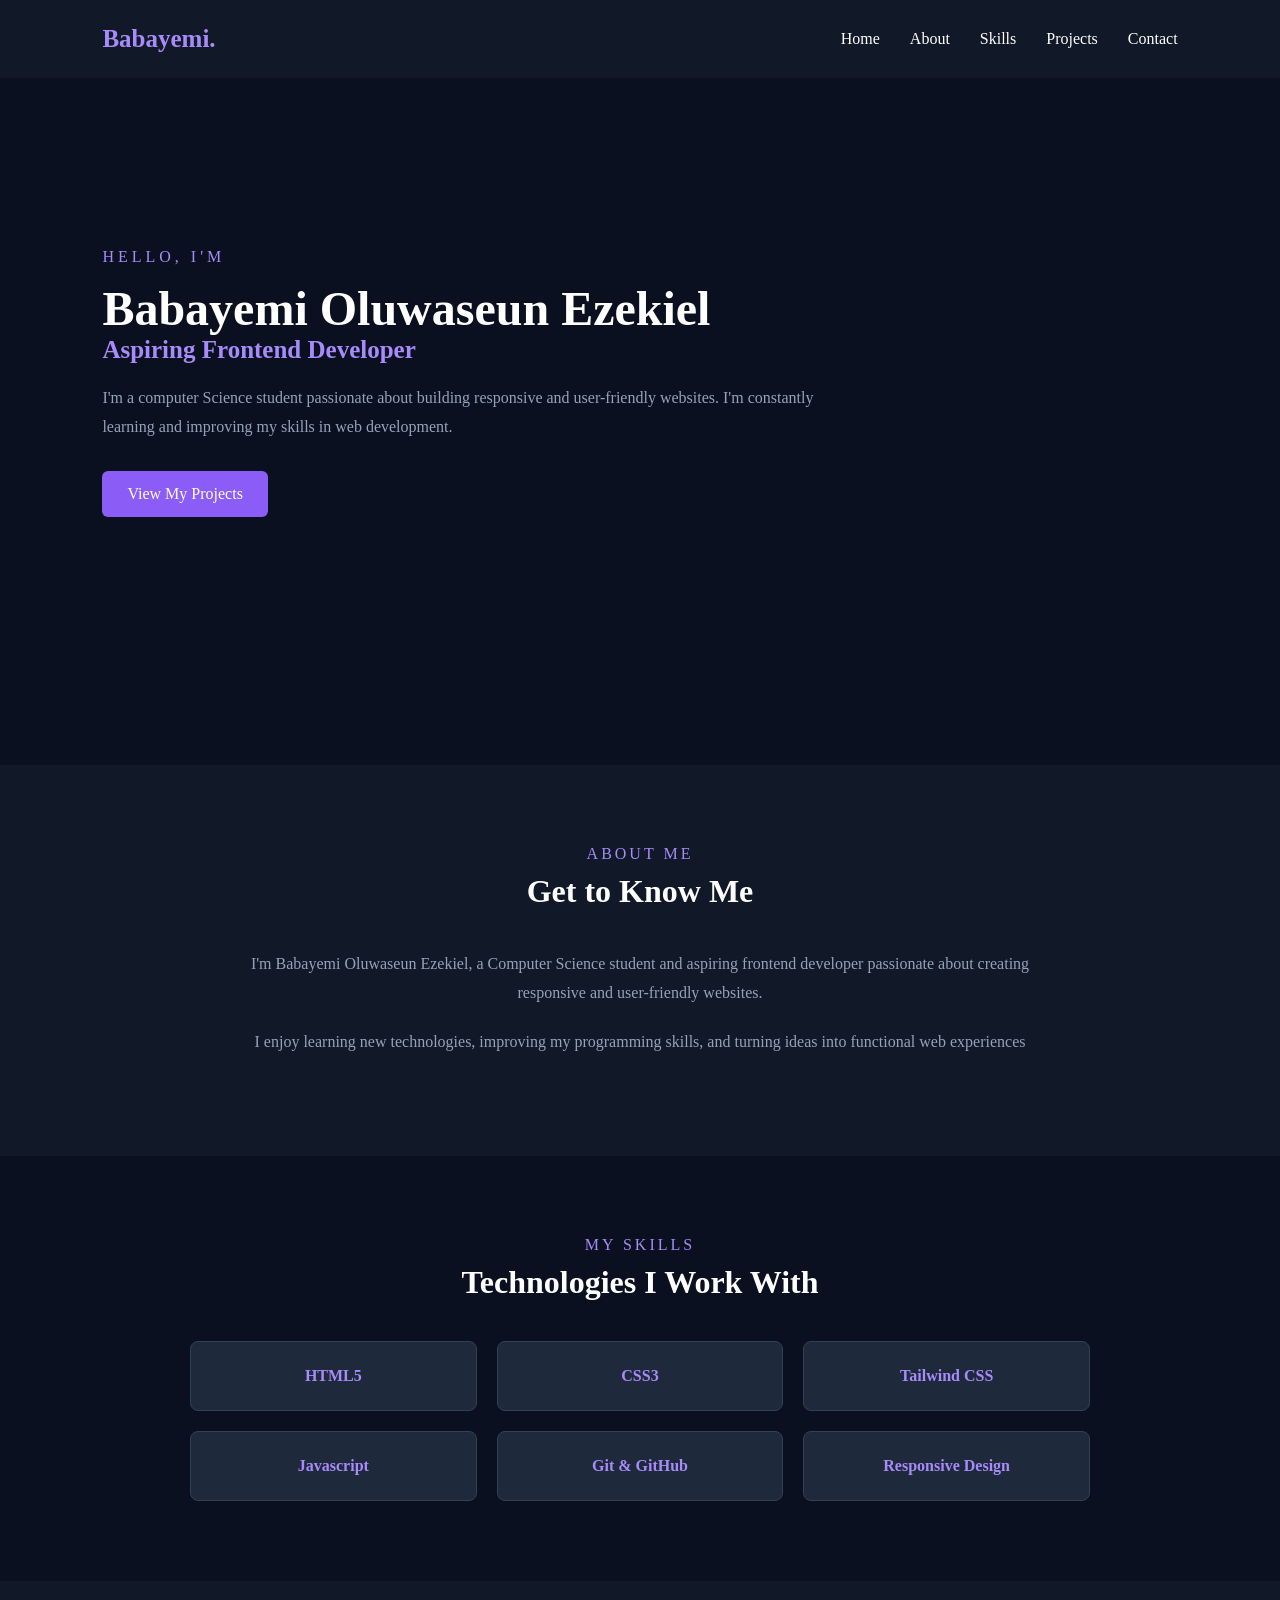
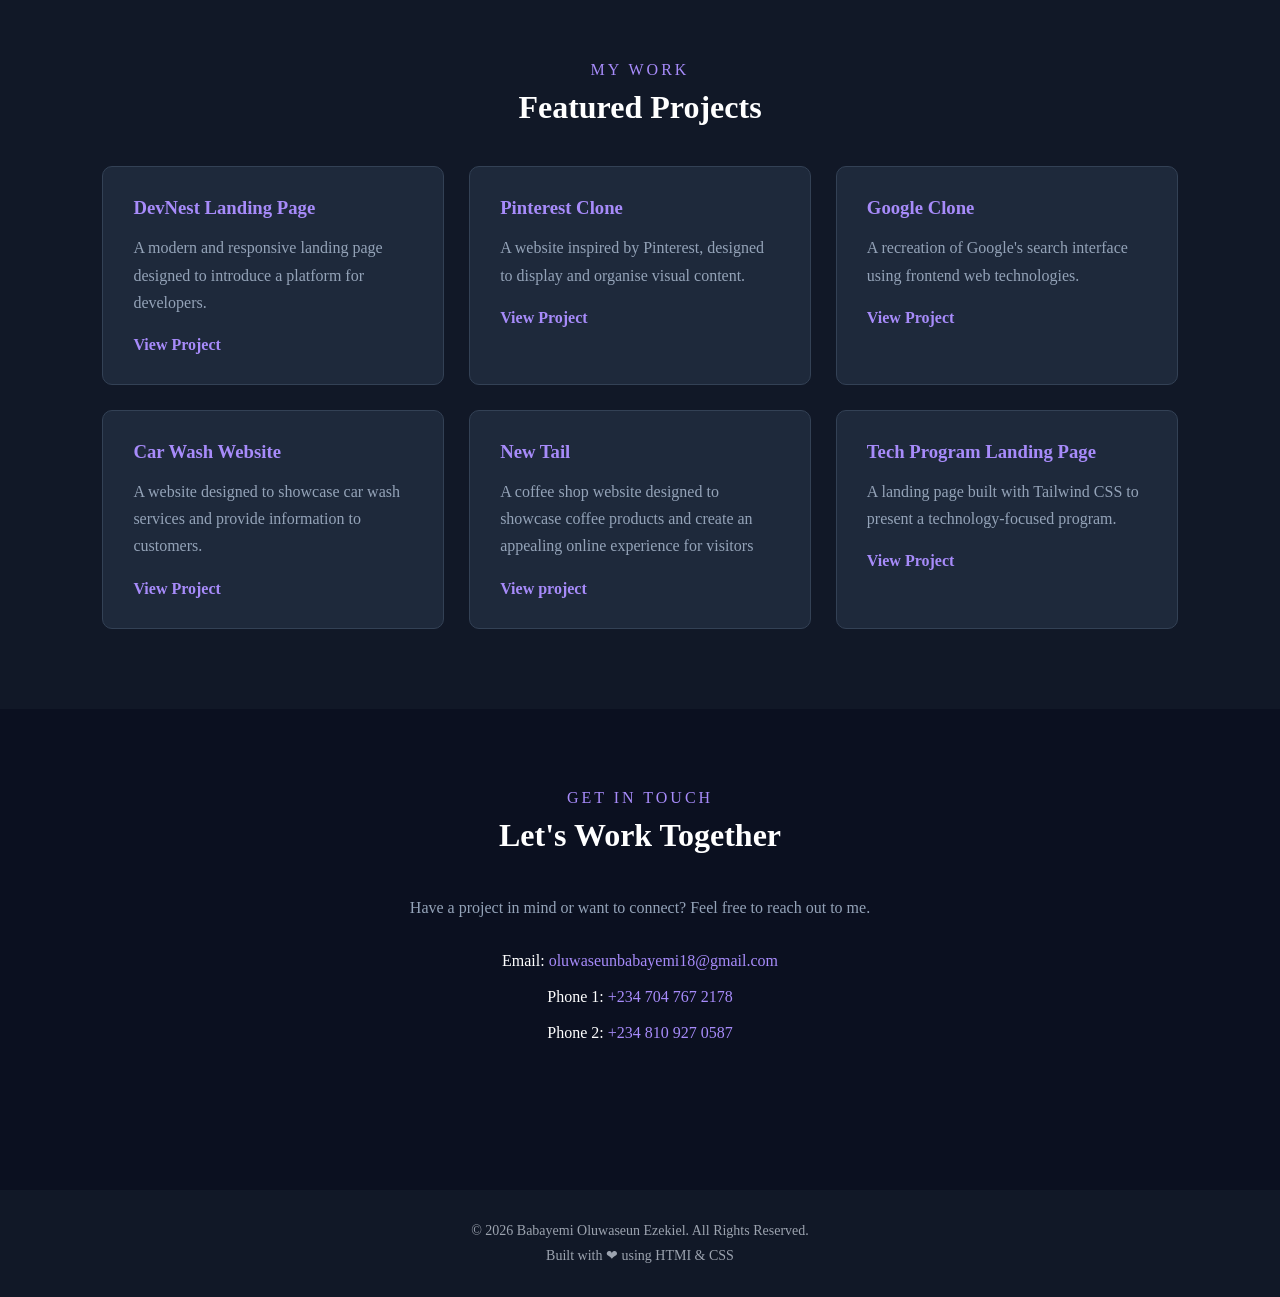
<file: Personal Portfolio/index.html>
<!DOCTYPE html>
<html lang="en">
<head>
    <meta charset="UTF-8">
    <meta name="viewport" content="width=device-width, initial-scale=1.0">
    <title>Babayemi Oluwaseun Ezekiel | Portfolio</title>
    <link rel="stylesheet" href="style.css">
</head>
<body>
    
    <header>
        <nav class="navbar">
            <a href="#" class="logo">Babayemi.</a>

            <ul class="nav-links">
                <li><a href="#home">Home</a></li>
                <li><a href="#about">About</a></li>
                <li><a href="#skills">Skills</a></li>
                <li><a href="#projects">Projects</a></li>
                <li><a href="#contact">Contact</a></li>
            </ul>
        </nav>
    </header>
        
    <main>
        <section class="hero" id="home">
            <div class="hero-content">
                <p class="intro">HELLO, I'M</p>

                <h1>Babayemi Oluwaseun Ezekiel</h1>
                <h2>Aspiring Frontend Developer</h2>

                <p class="hero-description">
                    I'm a computer Science student passionate about building responsive and user-friendly websites. I'm constantly learning and improving my skills in web development.
                </p>

                <a href="#projects" class="hero-btn">View My Projects</a>
            </div>
        </section>

        <section class="about" id="about">
            <div class="section-heading">
                <p>ABOUT ME</p>
                <h2>Get to Know Me</h2>
            </div>

            <div class="about-content">
                <p>I'm Babayemi Oluwaseun Ezekiel, a Computer Science student and aspiring frontend developer passionate about creating responsive and user-friendly websites.</p>

                <p>I enjoy learning new technologies, improving my programming skills, and turning ideas into functional web experiences</p>
            </div>
        </section>

        <!-- Skills Section -->
        <section class="skills" id="skills">
            <div class="section-heading">
                <p>MY SKILLS</p>
                <h2>Technologies I Work With</h2>
            </div>

            <div class="skills-container">
                <div class="skill-card">HTML5</div>
                <div class="skill-card">CSS3</div>
                <div class="skill-card">Tailwind CSS</div>
                <div class="skill-card">Javascript</div>
                <div class="skill-card">Git & GitHub</div>
                <div class="skill-card">Responsive Design</div>
            </div>
        </section>

        <!-- Projects Section -->
         <section class="projects" id="projects">
            <div class="section-heading">
                <p>MY WORK</p>
                <h2>Featured Projects</h2>
            </div>

            <div class="projects-container">

                <div class="project-card">
                    <h3>DevNest Landing Page</h3>
                    <p>
                        A modern and responsive landing page designed to introduce a platform for developers.
                    </p>
                    <a href="#" target="_blank">View Project</a>
                </div>

                <div class="project-card">
                    <h3>Pinterest Clone</h3>
                    <p>
                        A website inspired by Pinterest, designed to display and organise visual content.
                    </p>
                    <a href="#" target="_blank">View Project</a>
                </div>

                <div class="project-card">
                    <h3>Google Clone</h3>
                    <p>
                        A recreation of Google's search interface using frontend web technologies.
                    </p>
                    <a href="#" target="_blank">View Project</a>
                </div>

                <div class="project-card">
                    <h3>Car Wash Website</h3>
                    <p>
                        A website designed to showcase car wash services and provide information to customers.
                    </p>
                    <a href="#" target="_blank">View Project</a>
                </div>

                <div class="project-card">
                    <h3>New Tail</h3>
                    <p>A coffee shop website designed to showcase coffee products and create an appealing online experience for visitors
                    </p>
                    <a href="#" target="_blank">View project</a>
                </div>

                <div class="project-card">
                    <h3>Tech Program Landing Page</h3>
                    <p>
                        A landing page built with Tailwind CSS to present a technology-focused program.
                    </p>
                    <a href="#" target="_blank">View Project</a>
                </div>
            </div>
         </section>

         <!-- Contact Section -->
          <section class="contact" id="contact">
            <div class="section-heading">
                <p>GET IN TOUCH</p>
                <h2>Let's Work Together</h2>
            </div>

            <div class="contact-content">
                <p>
                    Have a project in mind or want to connect? Feel free to reach out to me.
                </p>

                <div class="contact-details">
                    <p>Email: <a href="mailto:oluwaseunbabayemi18@gmail.com">oluwaseunbabayemi18@gmail.com</a></p>

                    <p>Phone 1: <a href="tel:+2347047672178">+234 704 767 2178</a></p>
                    <p>Phone 2: <a href="tel:+2348109270587">+234 810 927 0587</a></p>
                </div>
            </div>
          </section>
    </main>

    <footer class="footer">
        <p>&copy; 2026 Babayemi Oluwaseun Ezekiel. All Rights Reserved.</p>
        <p>Built with ❤ using HTMI & CSS</p>
    </footer>
</body>
</html>
</file>
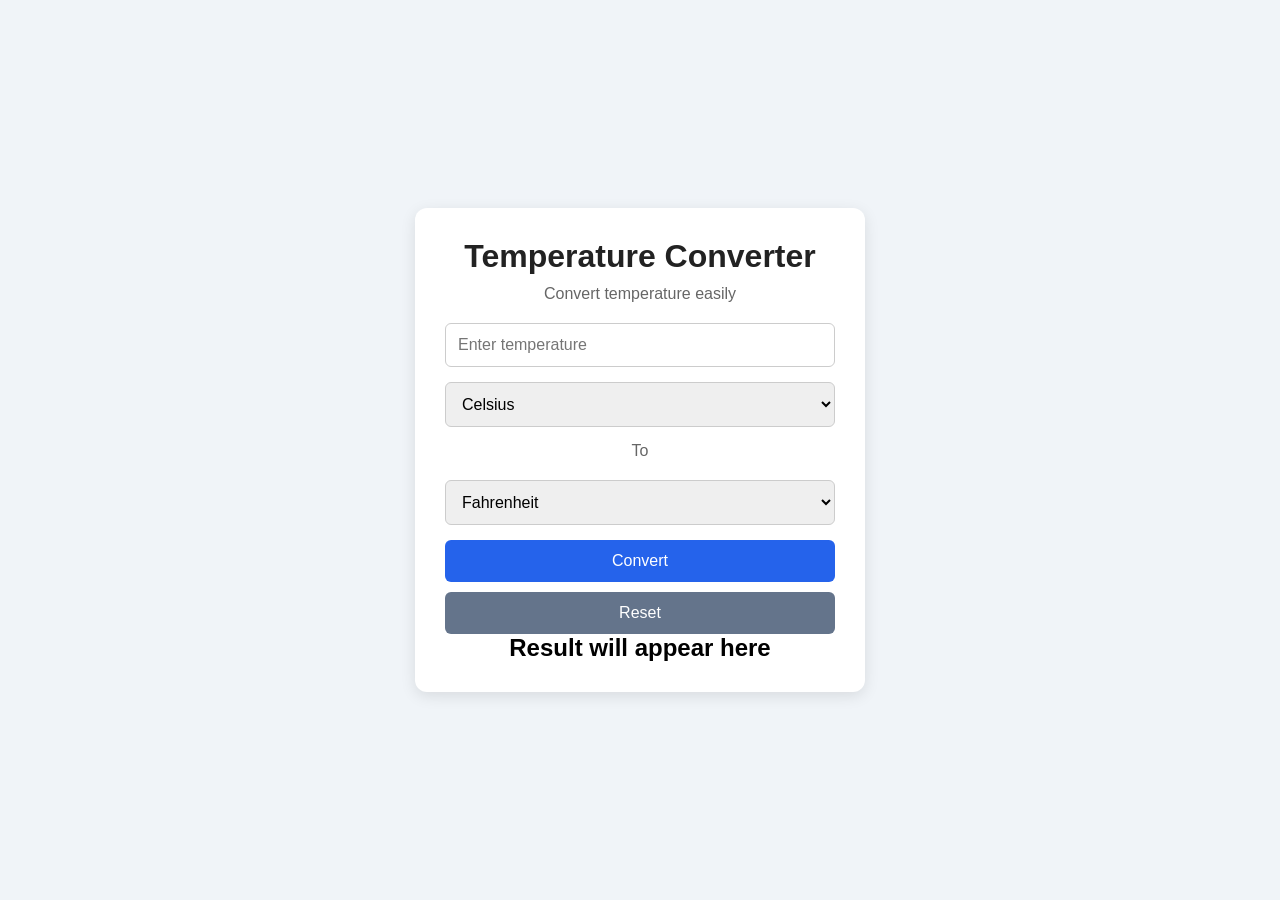
<file: Temperature Converter/index.html>
<!DOCTYPE html>
<html lang="en">
<head>
    <meta charset="UTF-8">
    <meta name="viewport" content="width=device-width, initial-scale=1.0">
    <title>Temperature Converter</title>
    <link rel="stylesheet" href="style.css">
</head>
<body>
    
    <div class="container">
        <h1>Temperature Converter</h1>
        <p>Convert temperature easily</p>

        <div class="converter">
            <input type="number" id="temperature" placeholder="Enter temperature">

            <select id="fromUnit">
                <option value="Celsius">Celsius</option>
                <option value="Fahrenheit">Fahrenheit</option>
                <option value="Kelvin">Kelvin</option>
            </select>

            <p>To</p>

            <select id="toUnit">
                <option value="Fahrenheit">Fahrenheit</option>
                <option value="Celsius">Celsius</option>
                <option value="Kelvin">Kelvin</option>
            </select>

            <button id="convertBtn">Convert</button>
            <button id="resetBtn">Reset</button>
        
            <h2 id="result">Result will appear here</h2>
        </div>
    </div>

    <script src="script.js"></script>
</body>
</html>
</file>
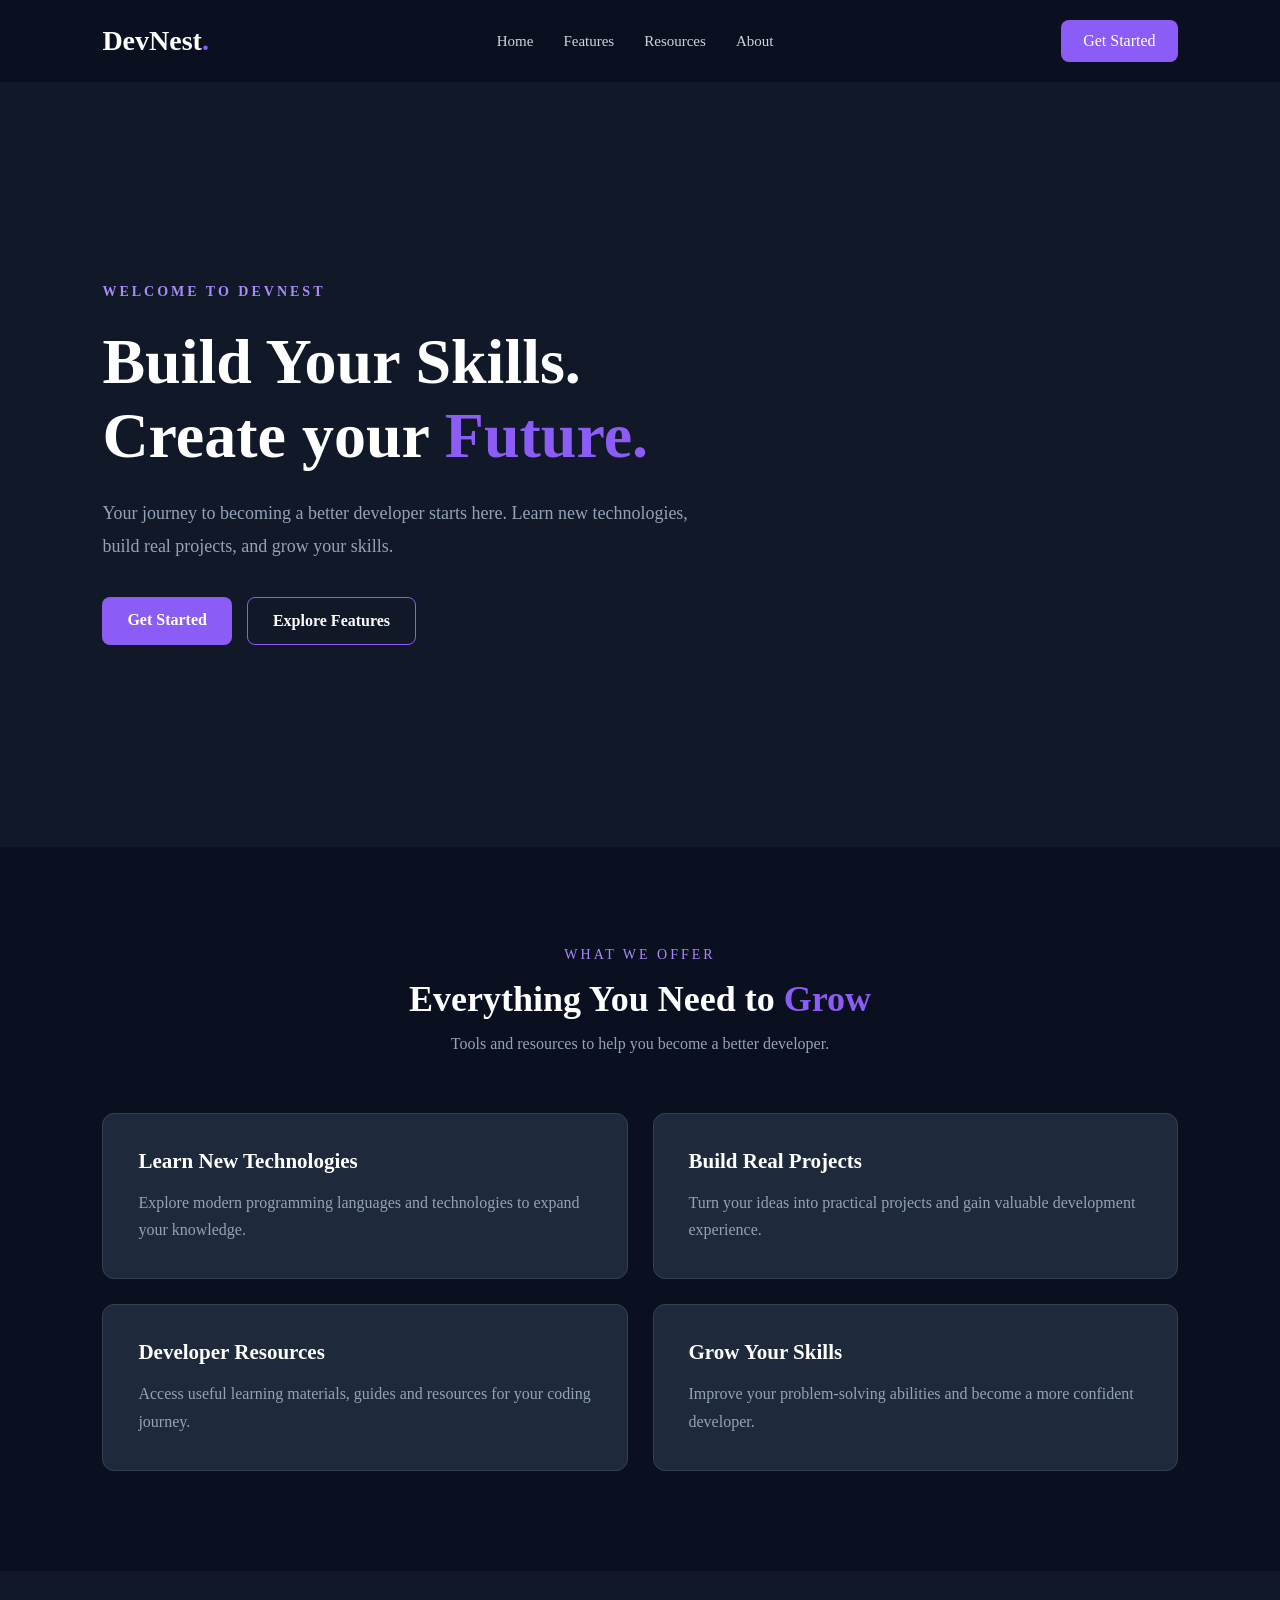
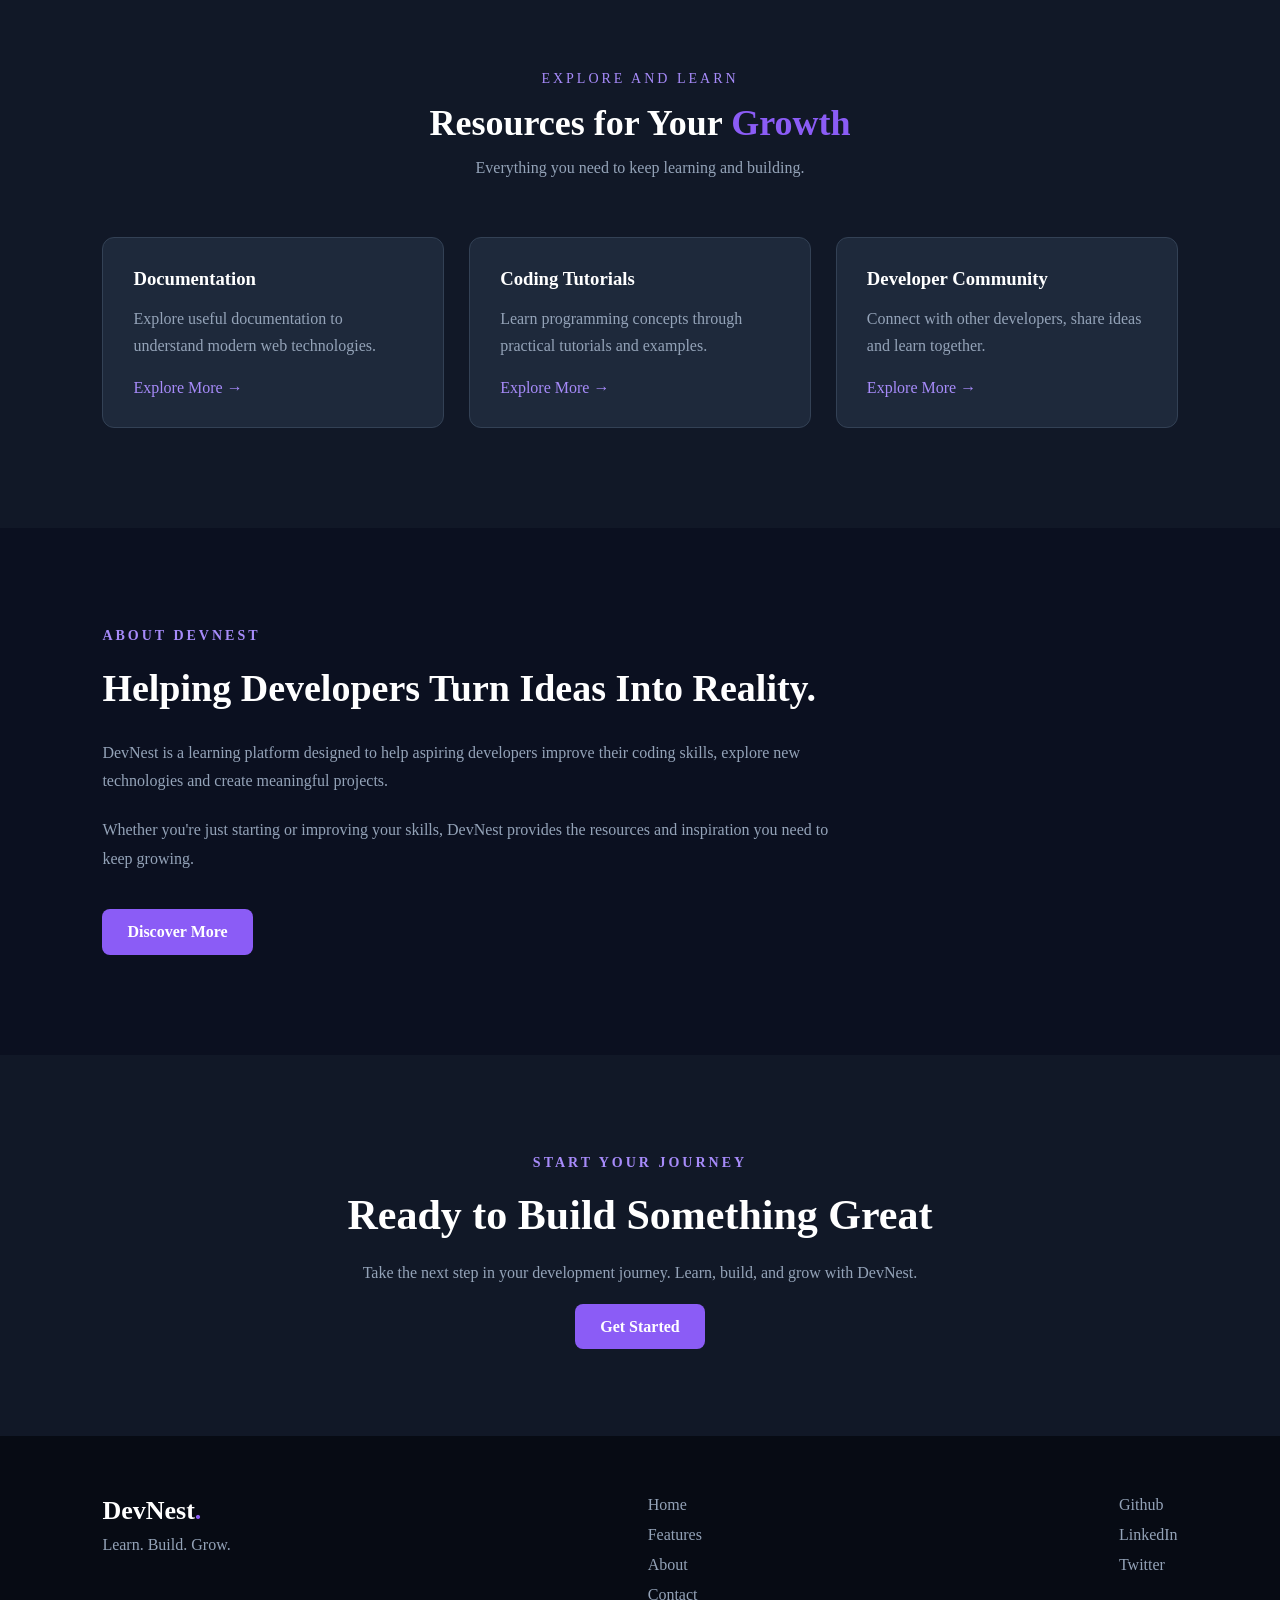
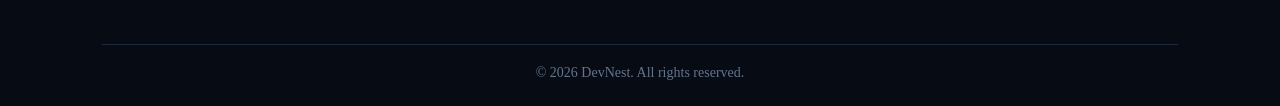
<file: Web Development and Designing-Level 1-Task 1-DevNest/index.html>
<!DOCTYPE html>
<html lang="en">
<head>
    <meta charset="UTF-8">
    <meta name="viewport" content="width=device-width, initial-scale=1.0">
    <link rel="stylesheet" href="style.css">
    <title>DevNest</title>
</head>
<body>
    <header>
        <nav class="navbar">
            <h2 class="logo">DevNest<span>.</span></h2>

            <ul class="nav-links">
                <li><a href="#">Home</a></li>
                <li><a href="#features">Features</a></li>
                <li><a href="#resources">Resources</a></li>
                <li><a href="#about">About</a></li>
            </ul>

            <a href="#" class="nav-btn">Get Started</a>
        </nav>
    </header>

    <section class="hero">
        <div class="hero-content">
            <p class="hero-tag">WELCOME TO DEVNEST</p>

            <h1>
                Build Your Skills.<br>
                Create your <span>Future.</span>
            </h1>

            <p class="hero-description">
                Your journey to becoming a better developer starts here. Learn new technologies, build real projects, and grow your skills.
            </p>

            <div class="hero-buttons">
                <a href="#" class="primary-btn">Get Started</a>
                <a href="#features" class="secondary-btn">Explore Features</a>
            </div>
        </div>
    </section>

    <section class="features" id="features">

        <div class="section-heading">
            <p>WHAT WE OFFER</p>
            <h2>Everything You Need to <span>Grow</span></h2>
            <p>Tools and resources to help you become a better developer.</p>
        </div>

        <div class="features-container">

            <div class="feature-card">
                <h3>Learn New Technologies</h3>
                <p>Explore modern programming languages and technologies to expand your knowledge.</p>
            </div>

            <div class="feature-card">
                <h3>Build Real Projects</h3>
                <p>Turn your ideas into practical projects and gain valuable development experience.</p>
            </div>

            <div class="feature-card">
                <h3>Developer Resources</h3>
                <p>Access useful learning materials, guides and resources for your coding journey.</p>
            </div>

            <div class="feature-card">
                <h3>Grow Your Skills</h3>
                <p>Improve your problem-solving abilities and become a more confident developer.</p>
            </div>

        </div>
    </section>

    <section class="resources" id="resources">

     <div class="section-heading">
        <p>EXPLORE AND LEARN</p>
        <h2>Resources for Your <span>Growth</span></h2>
        <p>Everything you need to keep learning and building.</p>
     </div>

    <div class="resources-container">

        <div class="resource-card">
            <h3>Documentation</h3>
            <p>Explore useful documentation to understand modern web technologies.</p>
            <a href="#">Explore More →</a>
        </div>

        <div class="resource-card">
            <h3>Coding Tutorials</h3>
            <p>Learn programming concepts through practical tutorials and examples.</p>
            <a href="#">Explore More →</a>
        </div>

        <div class="resource-card">
            <h3>Developer Community</h3>
            <p>Connect with other developers, share ideas and learn together.</p>
            <a href="#">Explore More →</a>
        </div>

    </div>


    </section>

    <section class="about" id="about">

        <div class="about-content">
            <p class="about-tag">ABOUT DEVNEST</p>

            <h2>Helping Developers Turn Ideas Into Reality.</h2>

            <p>DevNest is a learning platform designed to help aspiring developers improve their coding skills, explore new technologies and create meaningful projects.</p>

            <p>Whether you're just starting or improving your skills, DevNest provides the resources and inspiration you need to keep growing.</p>

            <a href="#" class="primary-btn">Discover More</a>
        </div>
    </section>

    <section class="cta">
        <div class="cta-content">
            <p class="cta-tag">START YOUR JOURNEY</p>

            <h2>Ready to Build Something Great</h2>

            <p>Take the next step in your development journey. Learn, build, and grow with DevNest.</p>

            <a href="#" class="primary-btn">Get Started</a>
        </div>
    </section>

    <footer class="footer">
        <div class="footer-content">

            <div class="footer-brand">
                <h2>DevNest<span>.</span></h2>
                <p>Learn. Build. Grow.</p>
            </div>

            <div class="footer-links">
                <a href="#">Home</a>
                <a href="#features">Features</a>
                <a href="#about">About</a>
                <a href="#">Contact</a>
            </div>

            <div class="footer-socials">
                <a href="#">Github</a>
                <a href="#">LinkedIn</a>
                <a href="#">Twitter</a>
            </div>
        </div>

        <div class="footer-bottom">
            <p>&copy; 2026 DevNest. All rights reserved.</p>
        </div>
    </footer>
</body>
</html>
</file>
<file: Personal Portfolio/style.css>
/* General styling */
*{
    margin: 0;
    padding: 0;
    box-sizing: border-box;
    scroll-behavior: smooth;
}

body{
    font-family: Arial sans-serif;
    background-color: #0b1020;
    color: #ffffff;
}

/* Navigation bar */
.navbar{
    display: flex;
    justify-content: space-between;
    align-items: center;
    padding: 25px 8%;
    background-color: #111827;
    position: fixed;
    left: 0;
    right: 0;
    width: 100%;
    box-sizing: border-box;
}

.logo{
    color: #a78bfa;
    font-size: 25px;
    font-weight: bold;
    text-decoration: none;
}

.nav-links{
    display: flex;
    gap: 30px;
    list-style: none;
}

.nav-links a{
    color: #ffffff;
    text-decoration: none;
    transition: 0.3s;
}

.nav-links a:hover{
    color: #a78bfa;
}

/* Hero section */
.hero{
    min-height: 85vh;
    display: flex;
    align-items: center;
    padding: 60px 8%;
}

.hero-content{
    max-width: 750px;
}

.intro{
    color: #a78bfa;
    letter-spacing: 4px;
    margin-bottom: 15px;
}

.hero h1{
    font-size: 48px;
}

.hero h2{
    color: #a78bfa;
    font-size: 25px;
    margin-bottom: 20px;
}

.hero-description{
    color: #94a3b8;
    line-height: 1.8;
    margin-bottom: 30px;
}

.hero-btn{
    display: inline-block;
    background-color: #8b5cf6;
    color: white;
    padding: 14px 25px;
    border-radius: 6px;
    text-decoration: none;
    transition: 0.3s;
}

.hero-btn:hover{
    background-color: #7c3aed;
}

/* About Section */
.about{
    padding: 80px 8%;
    background-color: #111827;
}

.section-heading{
    text-align: center;
    margin-bottom: 40px;
}

.section-heading p{
    color: #a78bfa;
    letter-spacing: 3px;
    margin-bottom: 10px;
}

.section-heading h2{
    font-size: 32px;
}

.about-content{
    max-width: 800px;
    margin: auto;
    text-align: center;
}

.about-content p{
    color: #94a3b8;
    line-height: 1.8;
    margin-bottom: 20px;
}

/* skills Section */
.skills{
    padding: 80px 8%;
    background-color: #0b1020;
}

.skills-container{
    display: grid;
    grid-template-columns: repeat(3, 1fr);
    gap: 20px;
    max-width: 900px;
    margin: auto;
}

.skill-card{
    background-color: #1e293b;
    border: 1px solid #334155;
    padding: 25px;
    text-align: center;
    border-radius: 8px;
    color: #a78bfa;
    font-weight: bold;
    transition: 0.3s;
}

.skill-card:hover{
    background-color: #8b5cf6;
    color: #ffffff;
    transform: translateY(-5px);
}

/* projects Section */
.projects{
    padding: 80px 8%;
    background-color: #111827;
}

.projects-container{
    display: grid;
    grid-template-columns: repeat(3, 1fr);
    gap: 25px;
    max-width: 1100px;
    margin: auto;
}

.project-card{
    background-color: #1e293b;
    border: 1px solid #334155;
    padding: 30px;
    border-radius: 10px;
    transition: 0.3s;
}

.project-card:hover{
    transform: translateY(-7px);
    border-color: #8b5cf6;
}

.project-card h3{
    color: #a78bfa;
    margin-bottom: 15px;
}

.project-card p{
    color: #94a3b8;
    line-height: 1.7;
    margin-bottom: 20px;
}

.project-card a{
    color: #a78bfa;
    text-decoration: none;
    font-weight: bold;
}

.project-card a:hover{
    color: #ffffff;
}

/* Contact Section */
.contact{
    padding: 80px 8%;
    background-color: #0b1020;
}

.contact-content{
    max-width: 700px;
    margin: auto;
    text-align: center;
}

.contact-content> p{
    color: #94a3b8;
    line-height: 1.8;
    margin-bottom: 30px;
}

.contact-details p{
    color: #ffffff;
    margin-bottom: 18px;
}

.contact-details a{
    color: #a78bfa;
    text-decoration: none;
}

.contact-details a:hover{
    color: #ffffff;
}

/* Footer */
.footer{
    text-align: center;
    padding: 25px 10px;
    background: #111827;
    color: #9ca3af;
    font-size: 14px;
    margin-top: 50px;
}

.footer p{
    margin: 8px 0;
}

@media (max-width: 768px) {
    .skills-container,
    .projects-container{
        grid-template-columns: repeat(2, 1fr);
    }
}

/* Mobile responsiveness */
@media (max-width: 480px) {
    .navbar{
        flex-direction: column;
        gap: 15px;
    }

    .navbar ul{
        flex-wrap: wrap;
        justify-content: center;
        gap: 15px;
    }

    .hero h1{
        font-size: 32px;
    }

    .skills-container,
    .projects-container{
        grid-template-columns: 1fr;
    }

    .footer{
        font-size: 12px;
    }
}
</file>
<file: Temperature Converter/style.css>
*{
    margin: 0;
    padding: 0;
    box-sizing: border-box;
}

body{
    font-family: Arial, sans-serif;
    background: #f0f4f8;
    min-height: 100vh;
    display: flex;
    justify-content: center;
    align-items: center;
}

.container{
    background: white;
    padding: 30px;
    border-radius: 12px;
    width: 90%;
    max-width: 450px;
    text-align: center;
    box-shadow: 0 4px 15px rgba(0, 0, 0, 0.1);
}

.container h1{
    margin-bottom: 10px;
    color: #222;
}

.container p{
    margin-bottom: 20px;
    color: #666;
}

.converter input,
.converter select{
    width: 100%;
    padding: 12px;
    margin-bottom: 15px;
    border: 1px solid #ccc;
    border-radius: 6px;
    font-size: 16px;
}

.converter button{
    width: 100%;
    padding: 12px;
    background: #2563eb;
    color: white;
    border: none;
    border-radius: 6px;
    font-size: 16px;
    cursor: pointer;
}

.converter button:hover{
    background: #1d4ed8;
}

.result{
    margin-top: 20px;
    padding: 15px;
    background: #eff6ff;
    color: #2563eb;
    border-radius: 8px;
    font-size: 18px;
    overflow-wrap: anywhere;
}

#resetBtn{
    width: 100%;
    padding: 12px;
    background: #64748b;
    color: white;
    border: none;
    border-radius: 6px;
    font-size: 16px;
    cursor: pointer;
    margin-top: 10px;
}
/* .convertBtn,
.resetBtn{
    display: block;
    width: 100%;
    margin-bottom: 10px;
} */
</file>
<file: Web Development and Designing-Level 1-Task 1-DevNest/style.css>
*{
    margin: 0;
    padding: 0;
    box-sizing: border-box;
}

/* Navbar */
header{
    background-color: #0b1020;
    padding: 20px 8%;
    position: sticky;
    top: 0;
    z-index: 1000;
}

.navbar{
    display: flex;
    justify-content: space-between;
    align-items: center;
}

/* Logo */
.logo{
    color: #ffffff;
    font-size: 28px;
    font-weight: bold;
}

.logo span{
    color: #8b5cf6;
}

/* navigation Links */
.nav-links{
    display: flex;
    list-style: none;
    gap: 30px;
}

.nav-links a{
    color: #cbd5e1;
    text-decoration: none;
    font-size: 15px;
    transition: 0.3s;
}

.nav-links a:hover {
    color: #8b5cf6;
}

/* Get Started Button */
.nav-btn{
    background-color: #8b5cf6;
    color: white;
    padding: 12px 22px;
    border-radius: 8px;
    text-decoration: none;
    transition: 0.3s;
}

.nav-btn:hover{
    background-color: #7c3aed;
}

/* Hero Section */
.hero{
    background-color: #111827;
    min-height: 85vh;
    display: flex;
    align-items: center;
    padding: 80px 8%;
    color: #ffffff;
}

.hero-content{
    max-width: 750px;
}

.hero-tag{
    color: #a78bfa;
    font-size: 14px;
    font-weight: bold;
    letter-spacing: 3px;
    margin-bottom: 25px;
}

.hero h1{
    font-size: 64px;
    line-height: 1.15;
    margin-bottom: 25px;
}

.hero h1 span{
    color: #8b5cf6;
}

.hero-description{
    color: #94a3b8;
    font-size: 18px;
    line-height: 1.8;
    max-width: 600px;
    margin-bottom: 35px;
}

/* Hero Button */
.hero-buttons{
    display: flex;
    gap: 15px;
}

.primary-btn,
.secondary-btn{
    padding: 14px 25px;
    border-radius: 8px;
    text-decoration: none;
    font-weight: bold;
    transition: 0.3s;
}

.primary-btn{
    background-color: #8b5cf6;
    color: white;
}

.primary-btn:hover{
    background-color: #7c3aed;
}

.secondary-btn{
    border: 1px solid #8b5cf6;
    color: white;
}

.secondary-btn:hover{
    background-color: #8b5cf6;
}

/* Fetures Section */
.features{
    background-color: #0b1020;
    padding: 100px 8%;
    color: white;
}

.section-heading{
    text-align: center;
    margin-bottom: 60px;
}

.section-heading > p:first-child{
    color: #a78bfa;
    font-size: 14px;
    letter-spacing: 3px;
    margin-bottom: 15px;
}

.section-heading h2{
    font-size: 36px;
    margin-bottom: 15px;
}

.section-heading h2 span{
    color: #8b5cf6;
}

.section-heading > p:last-child{
    color: #94a3b8;
}

/* Feature Cards */
.features-container{
    display: grid;
    grid-template-columns: repeat(2, 1fr);
    gap: 25px;
}

.feature-card{
    background-color: #1e293b;
    padding: 35px;
    border: 1px solid #334155;
    border-radius: 12px;
    transition: 0.3s;
}

.feature-card:hover{
    border-color: #8b5cf6;
    transform: translateY(-5px);
}

.feature-card h3{
    margin-bottom: 15px;
    font-size: 21px;
}

.feature-card p{
    color: #94a3b8;
    line-height: 1.7;
}

/* Resources Section */
.resources {
    background-color: #111827;
    padding: 100px 8%;
    color: white;
}

.resources-container {
    display: grid;
    grid-template-columns: repeat(3, 1fr);
    gap: 25px;
}

.resource-card {
    background-color: #1e293b;
    padding: 30px;
    border: 1px solid #334155;
    border-radius: 12px;
    transition: 0.3s;
}

.resource-card:hover {
    border-color: #8b5cf6;
    transform: translateY(-5px);
}

.resource-card h3 {
    margin-bottom: 15px;
}

.resource-card p {
    color: #94a3b8;
    line-height: 1.7;
    margin-bottom: 20px;
}

.resource-card a {
    color: #a78bfa;
    text-decoration: none;
}

.resource-card a:hover {
    color: white;
}

/* About Section */
.about{
    background-color: #0b1020;
    padding: 100px 8%;
    color: white;
}

.about-content{
    max-width: 750px;
}

.about-tag{
    color: #a78bfa;
    letter-spacing: 3px;
    font-size: 14px;
    font-weight: bold;
    margin-bottom: 20px;
}

.about h2{
    font-size: 38px;
    line-height: 1.3;
    margin-bottom: 25px;
}

.about-content p:not(.about-tag){
    color: #94a3b8;
    line-height: 1.8;
    margin-bottom: 20px;
}

.about-content .primary-btn{
    display: inline-block;
    margin-top: 15px;
}

/* CTA Section */
.cta{
    background-color: #111827;
    padding: 100px 8%;
    text-align: center;
    color: white;
}

.cta-content{
    max-width: 700px;
    margin: 0 auto;
}

.cta-tag{
    color: #a78bfa;
    font-size: 14px;
    font-weight: bold;
    letter-spacing: 3px;
    margin-bottom: 20px;
}

.cta h2{
    font-size: 42px;
    margin-bottom: 20px;
}

.cta-content > p:not(.cta-tag){
    color: #94a3b8;
    line-height: 1.8;
    margin-bottom: 30px;
}

/* Footer */
.footer{
    background-color: #070b14;
    color: white;
    padding: 60px 8% 25px;
}

.footer-content{
    display: flex;
    justify-content: space-between;
    align-items: flex-start;
    gap: 40px;
}

.footer-brand h2{
    font-size: 26px;
    margin-bottom: 10px;
}

.footer-brand h2 span{
    color: #8b5cf6;
}

.footer-brand p{
    color: #94a3b8;
}

.footer-links,
.footer-socials{
    display: flex;
    flex-direction: column;
    gap: 12px;
}

.footer-links a,
.footer-socials a{
    color: #94a3b8;
    text-decoration: none;
    transition: 0.3s;
}

.footer-links a:hover,
.footer-socials a:hover{
    color: #8b5cf6;
}

.footer-bottom{
    border-top: 1px solid #1e293b;
    margin-top: 40px;
    padding-top: 20px;
    text-align: center;
}

.footer-bottom p{
    color: #64748b;
    font-size: 14px;
}

/* Tablet and Mobile Responsiveness */

@media(max-width: 768px){

    /* Navbar */
    header{
        padding: 18px 5%;
    }

    .navbar{
        flex-wrap: wrap;
        justify-content: center;
        gap: 20px;
    }

    .nav-links{
        justify-content: center;
        flex-wrap: wrap;
        gap: 20px;
    }

    .nav-btn{
        display: none;
    }

    /* Hero */
    .hero{
        min-height: auto;
        padding: 80px 5%;
    }

    .hero h1{
        font-size: 42px;
    }

    .hero-description{
        font-size: 16px;
    }

    .hero-buttons{
        flex-wrap: wrap;
    }

    /* Features */
    .features,
    .resources,
    .about,
    .cta{
        padding: 75px 5%;
    }

    .features-container,
    .resources-container{
        grid-template-columns: 1fr;
    }

    .section-heading h2,
    .about h2,
    .cta h2{
        font-size: 30px;
    }

    /* Footer */
    .footer{
        padding: 50px 5% 25px;
    }

    .footer-content{
        flex-direction: column;
        gap: 30px;
    }
}
</file>
